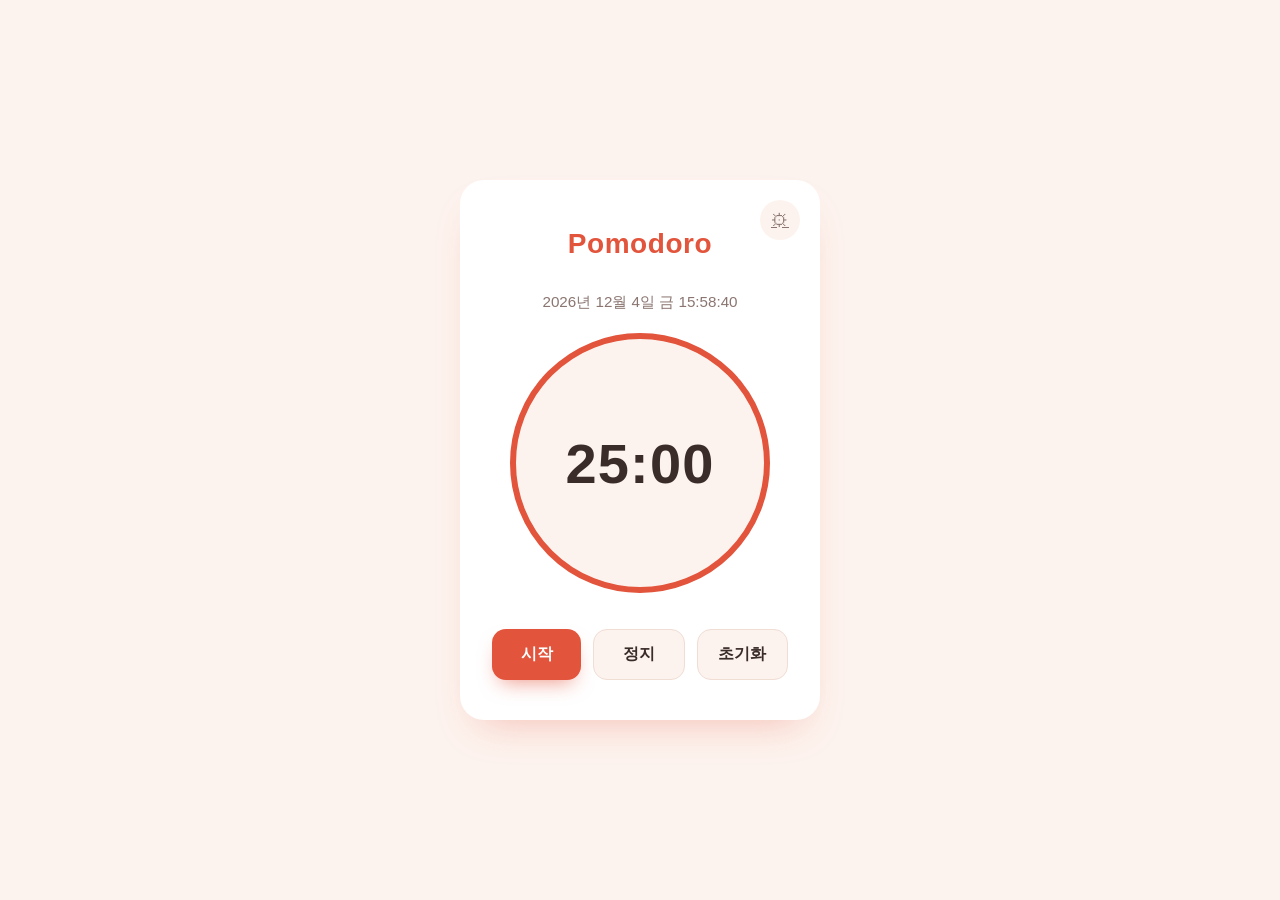
<file: index.html>
<!DOCTYPE html>
<html lang="ko">
<head>
  <meta charset="UTF-8" />
  <meta name="viewport" content="width=device-width, initial-scale=1.0" />
  <title>Pomodoro Timer</title>
  <link rel="stylesheet" href="index.css" />
</head>
<body>
  <main class="app">
    <a class="settings-btn" href="settings.html" aria-label="설정">
      <span class="settings-icon">⚙</span>
    </a>

    <h1>Pomodoro</h1>

    <div class="current-time" id="currentTime"></div>

    <div class="timer-display">
      <span class="time" id="time">25:00</span>
    </div>

    <div class="controls">
      <button class="btn btn-start" type="button" onclick="startTimer()">시작</button>
      <button class="btn btn-stop" type="button" onclick="stopTimer()">정지</button>
      <button class="btn btn-reset" type="button" onclick="resetTimer()">초기화</button>
    </div>
  </main>

  <script src="index.js"></script>
</body>
</html>
</file>
<file: index.css>
:root {
  --color-bg: #fdf3ee;
  --color-surface: #ffffff;
  --color-primary: #e2543b;
  --color-primary-dark: #c8402a;
  --color-text: #3a2c28;
  --color-text-muted: #8a7570;
  --color-border: #f0ddd4;
  --shadow-card: 0 20px 40px -20px rgba(226, 84, 59, 0.35);
  --radius-lg: 24px;
  --radius-md: 14px;
}

* {
  box-sizing: border-box;
}

body {
  margin: 0;
  min-height: 100vh;
  display: flex;
  align-items: center;
  justify-content: center;
  background: var(--color-bg);
  font-family: "Pretendard", "Apple SD Gothic Neo", "Segoe UI", sans-serif;
  color: var(--color-text);
}

.app {
  position: relative;
  width: 360px;
  max-width: 90vw;
  padding: 48px 32px 40px;
  background: var(--color-surface);
  border-radius: var(--radius-lg);
  box-shadow: var(--shadow-card);
  text-align: center;
}

h1 {
  margin: 0 0 32px;
  font-size: 1.75rem;
  font-weight: 700;
  letter-spacing: 0.02em;
  color: var(--color-primary);
}

.settings-btn {
  position: absolute;
  top: 20px;
  right: 20px;
  width: 40px;
  height: 40px;
  border: none;
  border-radius: 50%;
  background: var(--color-bg);
  color: var(--color-text-muted);
  font-size: 1.1rem;
  cursor: pointer;
  display: flex;
  align-items: center;
  justify-content: center;
  transition: background 0.2s ease, color 0.2s ease, transform 0.2s ease;
}

.settings-btn:hover {
  background: var(--color-border);
  color: var(--color-text);
  transform: rotate(30deg);
}

.current-time {
  margin: 0 0 20px;
  font-size: 0.95rem;
  font-weight: 500;
  color: var(--color-text-muted);
  font-variant-numeric: tabular-nums;
}

.timer-display {
  display: flex;
  align-items: center;
  justify-content: center;
  width: 260px;
  height: 260px;
  margin: 0 auto 36px;
  border-radius: 50%;
  background: var(--color-bg);
  border: 6px solid var(--color-primary);
}

.time {
  font-size: 3.5rem;
  font-weight: 700;
  font-variant-numeric: tabular-nums;
  letter-spacing: 0.02em;
}

.controls {
  display: flex;
  gap: 12px;
  justify-content: center;
}

.btn {
  flex: 1;
  padding: 14px 0;
  border: none;
  border-radius: var(--radius-md);
  font-size: 1rem;
  font-weight: 600;
  cursor: pointer;
  transition: transform 0.15s ease, box-shadow 0.15s ease, opacity 0.15s ease;
}

.btn:active {
  transform: scale(0.96);
}

.btn-start {
  background: var(--color-primary);
  color: #fff;
  box-shadow: 0 10px 20px -8px rgba(226, 84, 59, 0.6);
}

.btn-start:hover {
  background: var(--color-primary-dark);
}

.btn-stop,
.btn-reset {
  background: var(--color-bg);
  color: var(--color-text);
  border: 1px solid var(--color-border);
}

.btn-stop:hover,
.btn-reset:hover {
  background: var(--color-border);
}
</file>
